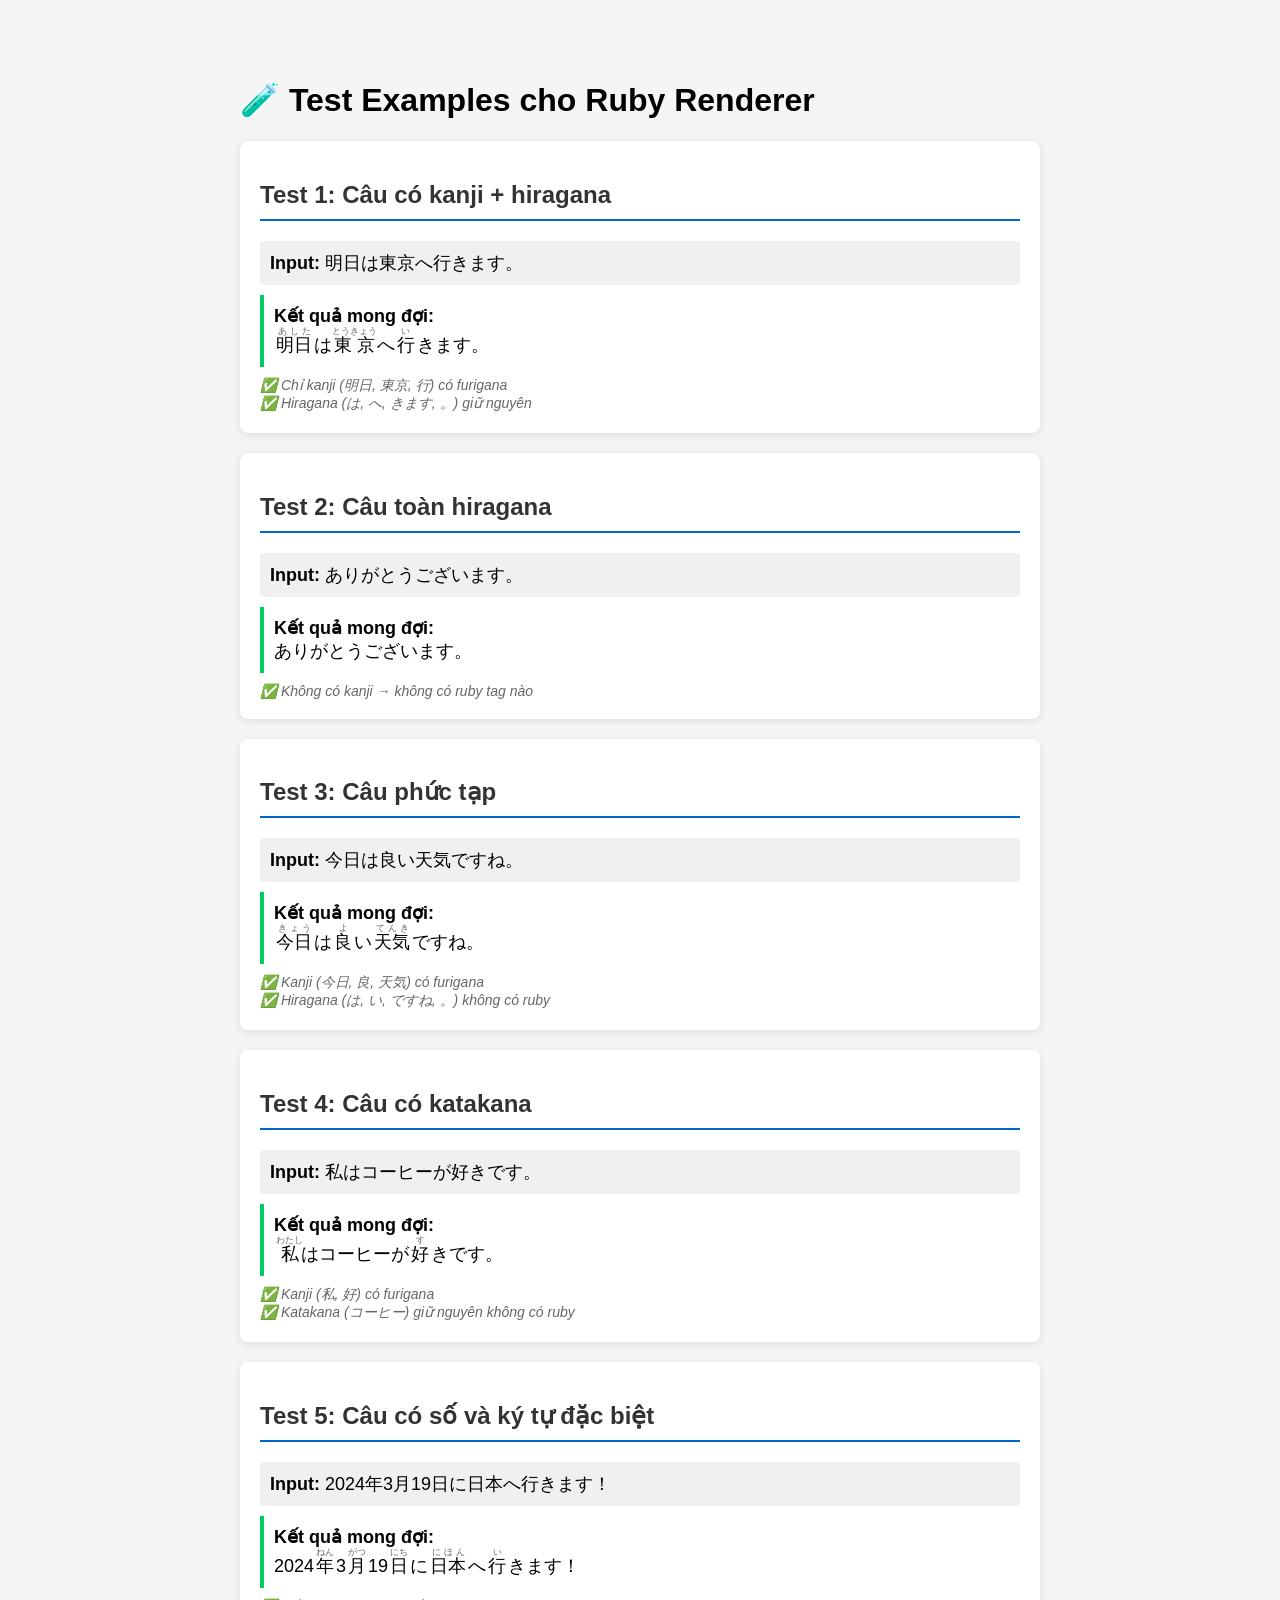
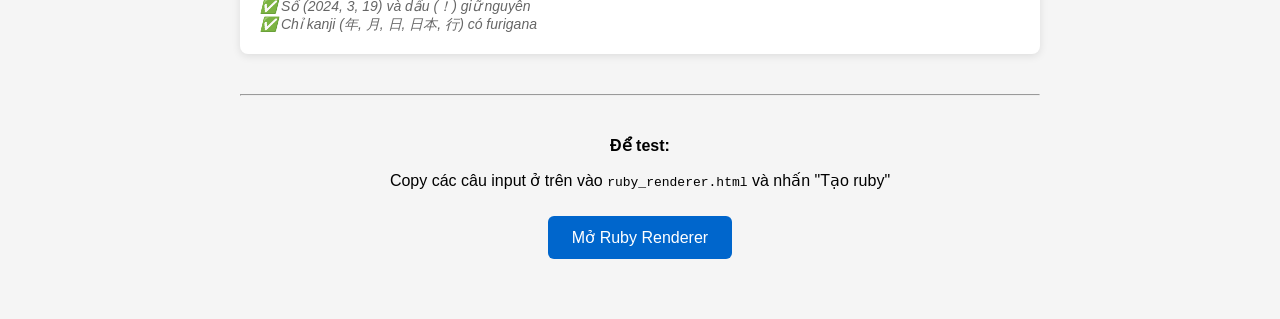
<file: test_examples.html>
<!DOCTYPE html>
<html lang="vi">
<head>
  <meta charset="UTF-8">
  <meta name="viewport" content="width=device-width, initial-scale=1.0">
  <title>Test Examples - Ruby Renderer</title>
  <style>
    body {
      font-family: Arial, sans-serif;
      max-width: 800px;
      margin: 40px auto;
      padding: 20px;
      background: #f5f5f5;
    }
    .example {
      background: white;
      padding: 20px;
      margin: 20px 0;
      border-radius: 8px;
      box-shadow: 0 2px 8px rgba(0,0,0,0.1);
    }
    h2 {
      color: #333;
      border-bottom: 2px solid #0066cc;
      padding-bottom: 10px;
    }
    .input {
      background: #f0f0f0;
      padding: 10px;
      border-radius: 4px;
      margin: 10px 0;
      font-size: 18px;
    }
    .expected {
      padding: 10px;
      border-left: 4px solid #00cc66;
      margin: 10px 0;
      font-size: 18px;
    }
    ruby {
      ruby-position: over;
      margin: 0 2px;
    }
    rt {
      font-size: 0.5em;
      color: #666;
    }
    .note {
      color: #666;
      font-size: 14px;
      font-style: italic;
    }
  </style>
</head>
<body>
  <h1>🧪 Test Examples cho Ruby Renderer</h1>
  
  <div class="example">
    <h2>Test 1: Câu có kanji + hiragana</h2>
    <div class="input">
      <strong>Input:</strong> 明日は東京へ行きます。
    </div>
    <div class="expected">
      <strong>Kết quả mong đợi:</strong><br>
      <ruby>明日<rt>あした</rt></ruby>は<ruby>東京<rt>とうきょう</rt></ruby>へ<ruby>行<rt>い</rt></ruby>きます。
    </div>
    <div class="note">
      ✅ Chỉ kanji (明日, 東京, 行) có furigana<br>
      ✅ Hiragana (は, へ, きます, 。) giữ nguyên
    </div>
  </div>

  <div class="example">
    <h2>Test 2: Câu toàn hiragana</h2>
    <div class="input">
      <strong>Input:</strong> ありがとうございます。
    </div>
    <div class="expected">
      <strong>Kết quả mong đợi:</strong><br>
      ありがとうございます。
    </div>
    <div class="note">
      ✅ Không có kanji → không có ruby tag nào
    </div>
  </div>

  <div class="example">
    <h2>Test 3: Câu phức tạp</h2>
    <div class="input">
      <strong>Input:</strong> 今日は良い天気ですね。
    </div>
    <div class="expected">
      <strong>Kết quả mong đợi:</strong><br>
      <ruby>今日<rt>きょう</rt></ruby>は<ruby>良<rt>よ</rt></ruby>い<ruby>天気<rt>てんき</rt></ruby>ですね。
    </div>
    <div class="note">
      ✅ Kanji (今日, 良, 天気) có furigana<br>
      ✅ Hiragana (は, い, ですね, 。) không có ruby
    </div>
  </div>

  <div class="example">
    <h2>Test 4: Câu có katakana</h2>
    <div class="input">
      <strong>Input:</strong> 私はコーヒーが好きです。
    </div>
    <div class="expected">
      <strong>Kết quả mong đợi:</strong><br>
      <ruby>私<rt>わたし</rt></ruby>はコーヒーが<ruby>好<rt>す</rt></ruby>きです。
    </div>
    <div class="note">
      ✅ Kanji (私, 好) có furigana<br>
      ✅ Katakana (コーヒー) giữ nguyên không có ruby
    </div>
  </div>

  <div class="example">
    <h2>Test 5: Câu có số và ký tự đặc biệt</h2>
    <div class="input">
      <strong>Input:</strong> 2024年3月19日に日本へ行きます！
    </div>
    <div class="expected">
      <strong>Kết quả mong đợi:</strong><br>
      2024<ruby>年<rt>ねん</rt></ruby>3<ruby>月<rt>がつ</rt></ruby>19<ruby>日<rt>にち</rt></ruby>に<ruby>日本<rt>にほん</rt></ruby>へ<ruby>行<rt>い</rt></ruby>きます！
    </div>
    <div class="note">
      ✅ Số (2024, 3, 19) và dấu (！) giữ nguyên<br>
      ✅ Chỉ kanji (年, 月, 日, 日本, 行) có furigana
    </div>
  </div>

  <hr style="margin: 40px 0;">
  
  <div style="text-align: center;">
    <p><strong>Để test:</strong></p>
    <p>Copy các câu input ở trên vào <code>ruby_renderer.html</code> và nhấn "Tạo ruby"</p>
    <a href="ruby_renderer.html" style="display: inline-block; padding: 12px 24px; background: #0066cc; color: white; text-decoration: none; border-radius: 6px; margin-top: 10px;">
      Mở Ruby Renderer
    </a>
  </div>
</body>
</html>
</file>
